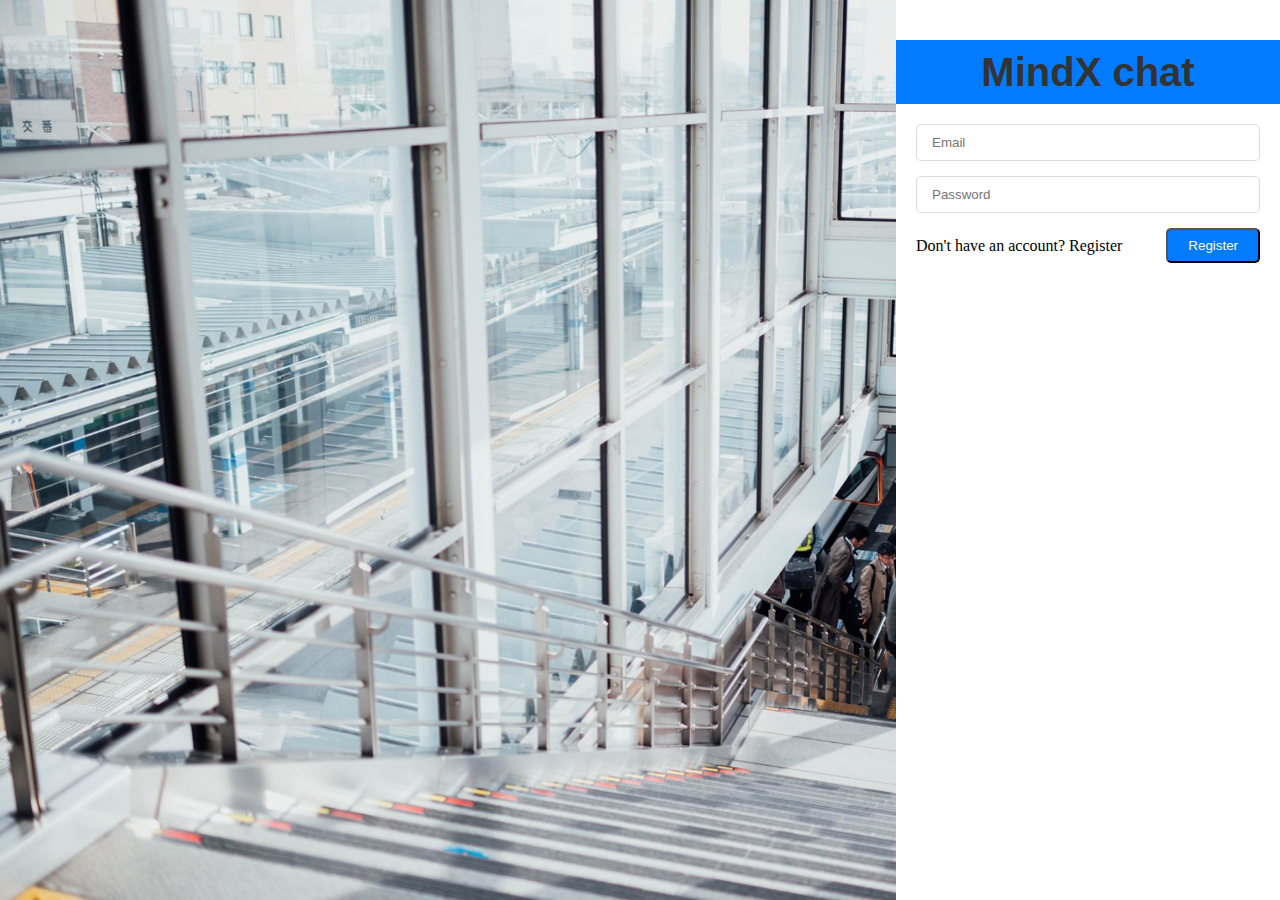
<file: Web-chat/html/login.html>
<!DOCTYPE html>
<html lang="en">

<head>
    <meta charset="UTF-8">
    <meta name="viewport" content="width=device-width, initial-scale=1.0">
    <title>Document</title>
    <link rel="stylesheet" href="../css/register.css">
    <link rel="stylesheet" href="../css/style.css">
    <link rel="stylesheet" href="../css/login.css">
</head>

<body>
    <div class="login-container">
        <div class="aside-right">
            <div class="header">
                <h3>MindX chat</h3>
            </div>
            <form id="login-form">
                <div class="input-wrapper">
                    <input type="text" placeholder="Email" name="email">
                    <div class="error" id="email-error"></div>
                </div>
                <div class="input-wrapper">
                    <input type="password" placeholder="Password" name="password">
                    <div class="error" id="password-error"></div>
                </div>
                <div class="form-action">
                    <span id="redirect-to-register">
                        Don't have an account? Register
                    </span>
                    <button class="btn" type="submit">
                        Register
                    </button>
                </div>
            </form>
        </div>
    </div>
</body>

</html>
</file>
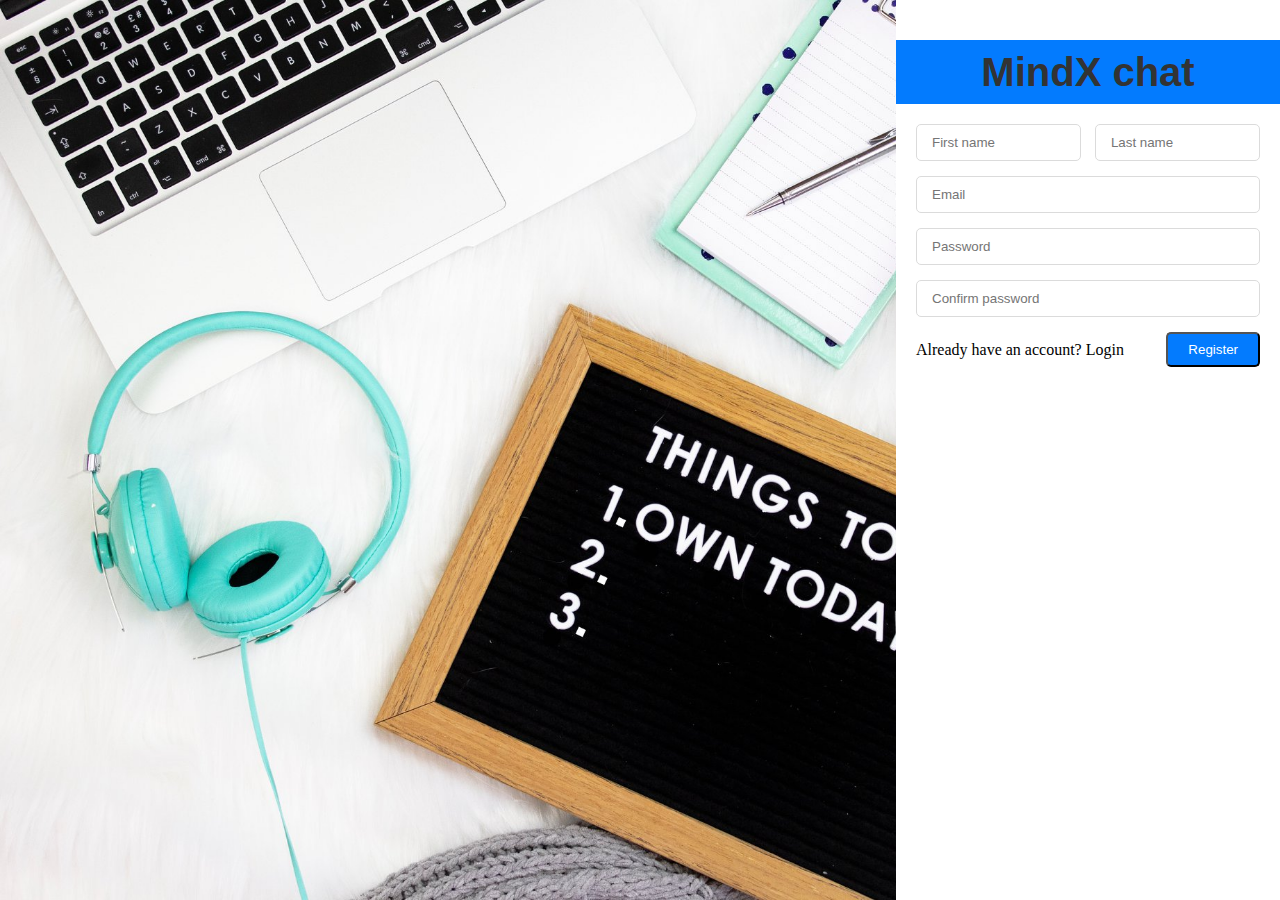
<file: Web-chat/html/tmp.html>
<!DOCTYPE html>
<html lang="en">

<head>
    <meta charset="UTF-8">
    <meta name="viewport" content="width=device-width, initial-scale=1.0">
    <title>Document</title>
    <link rel="stylesheet" href="../css/register.css">
    <link rel="stylesheet" href="../css/style.css">
</head>

<body>
    <div class="register-container">
        <div class="aside-right">
            <div class="header">
                <h3>MindX chat</h3>
            </div>
            <form id="register-form">
                <div class="input-name-wrapper">
                    <div class="input-wrapper">
                        <input type="text" name="first-name" placeholder="First name">
                        <div class="error" id="first-name-error"></div>
                    </div>
                    <div class="input-wrapper">
                        <input type="text" name="last-name" placeholder="Last name">
                        <div class="error" id="last-name-error"></div>
                    </div>
                </div>
                <div class="input-wrapper">
                    <input type="text" placeholder="Email" name="email">
                    <div class="error" id="mail-error"></div>
                </div>
                <div class="input-wrapper">
                    <input type="password" placeholder="Password" name="password">
                    <div class="error" id="password-error"></div>
                </div>
                <div class="input-wrapper">
                    <input type="password" placeholder="Confirm password" name="confirm-password">
                    <div class="error" id="confirm-password-error"></div>
                </div>
                <div class="form-action">
                    <span id="redirect-to-login">
                        Already have an account? Login
                    </span>
                    <button class="btn" type="submit">
                        Register
                    </button>
                </div>
            </form>
        </div>
    </div>
</body>

</html>
</file>
<file: Web-chat/css/register.css>
.register-container {
    background: url(../img/thing_to_do.jpg);
    background-size: cover;
    height: 100vh;
    display: flex;
    justify-content: flex-end;
}

.register-container .aside-right {
    height: 100vh;
    background-color: #fff;
    width: 30%;
}

.register-container .aside-right .header h3 {
    font-size: 40px;
    font-family: sans-serif;
    color: #333;
    text-align: center;
    margin-top: 40px;
}

.register-container .input-name-wrapper {
    display: flex;
    justify-content: space-between;
}

.register-container .input-name-wrapper .input-wrapper {
    width: 48%;
}

#register-form {
    padding: 20px;
}

.register-container .aside-right .form-action {
    display: flex;
    justify-content: space-between;
    align-items: center;
}

@media screen and (max-width: 768px) {
    .register-container .aside-right {
        display: block;
        width: 100%;
    }
}
</file>
<file: Web-chat/css/style.css>
* {
    padding: 0;
    margin: 0;
    box-sizing: border-box;
}

.input-wrapper input {
    border: 1px solid #dbdbdb;
    padding: 10px 15px;
    border-radius: 5px;
    width: 100%;
    outline: none;
}

.input-wrapper {
    margin-bottom: 15px;
}

.btn {
    padding: 8px 20px;
    color: #fff;
    background-color: #037BFE;
    border-radius: 5px;
    cursor: pointer;
}

.error {
    color: #ff0000;
}

.cursor-pointer {
    cursor: pointer;
}

.header {
    text-align: center;
    height: 64px;
    background: #037BFE;
    line-height: 64px;
    color: #ffffff;
    font-size: 28px;
}

.btn-light {
    background: none;
    color: #333;
}
</file>
<file: Web-chat/css/login.css>
.login-container {
    background: url(../img/login_background.jpg);
    background-size: cover;
    height: 100vh;
    display: flex;
    justify-content: flex-end;
}

.login-container .aside-right {
    height: 100vh;
    background-color: #fff;
    width: 30%;
}

.login-container .aside-right .header h3 {
    font-size: 40px;
    font-family: sans-serif;
    color: #333;
    text-align: center;
    margin-top: 40px;
}

.login-container .input-name-wrapper {
    display: flex;
    justify-content: space-between;
}

.login-container .input-name-wrapper .input-wrapper {
    width: 48%;
}

#login-form {
    padding: 20px;
}

.login-container .aside-right .form-action {
    display: flex;
    justify-content: space-between;
    align-items: center;
}

@media screen and (max-width: 768px) {
    .login-container .aside-right {
        display: block;
        width: 100%;
    }
}
</file>
